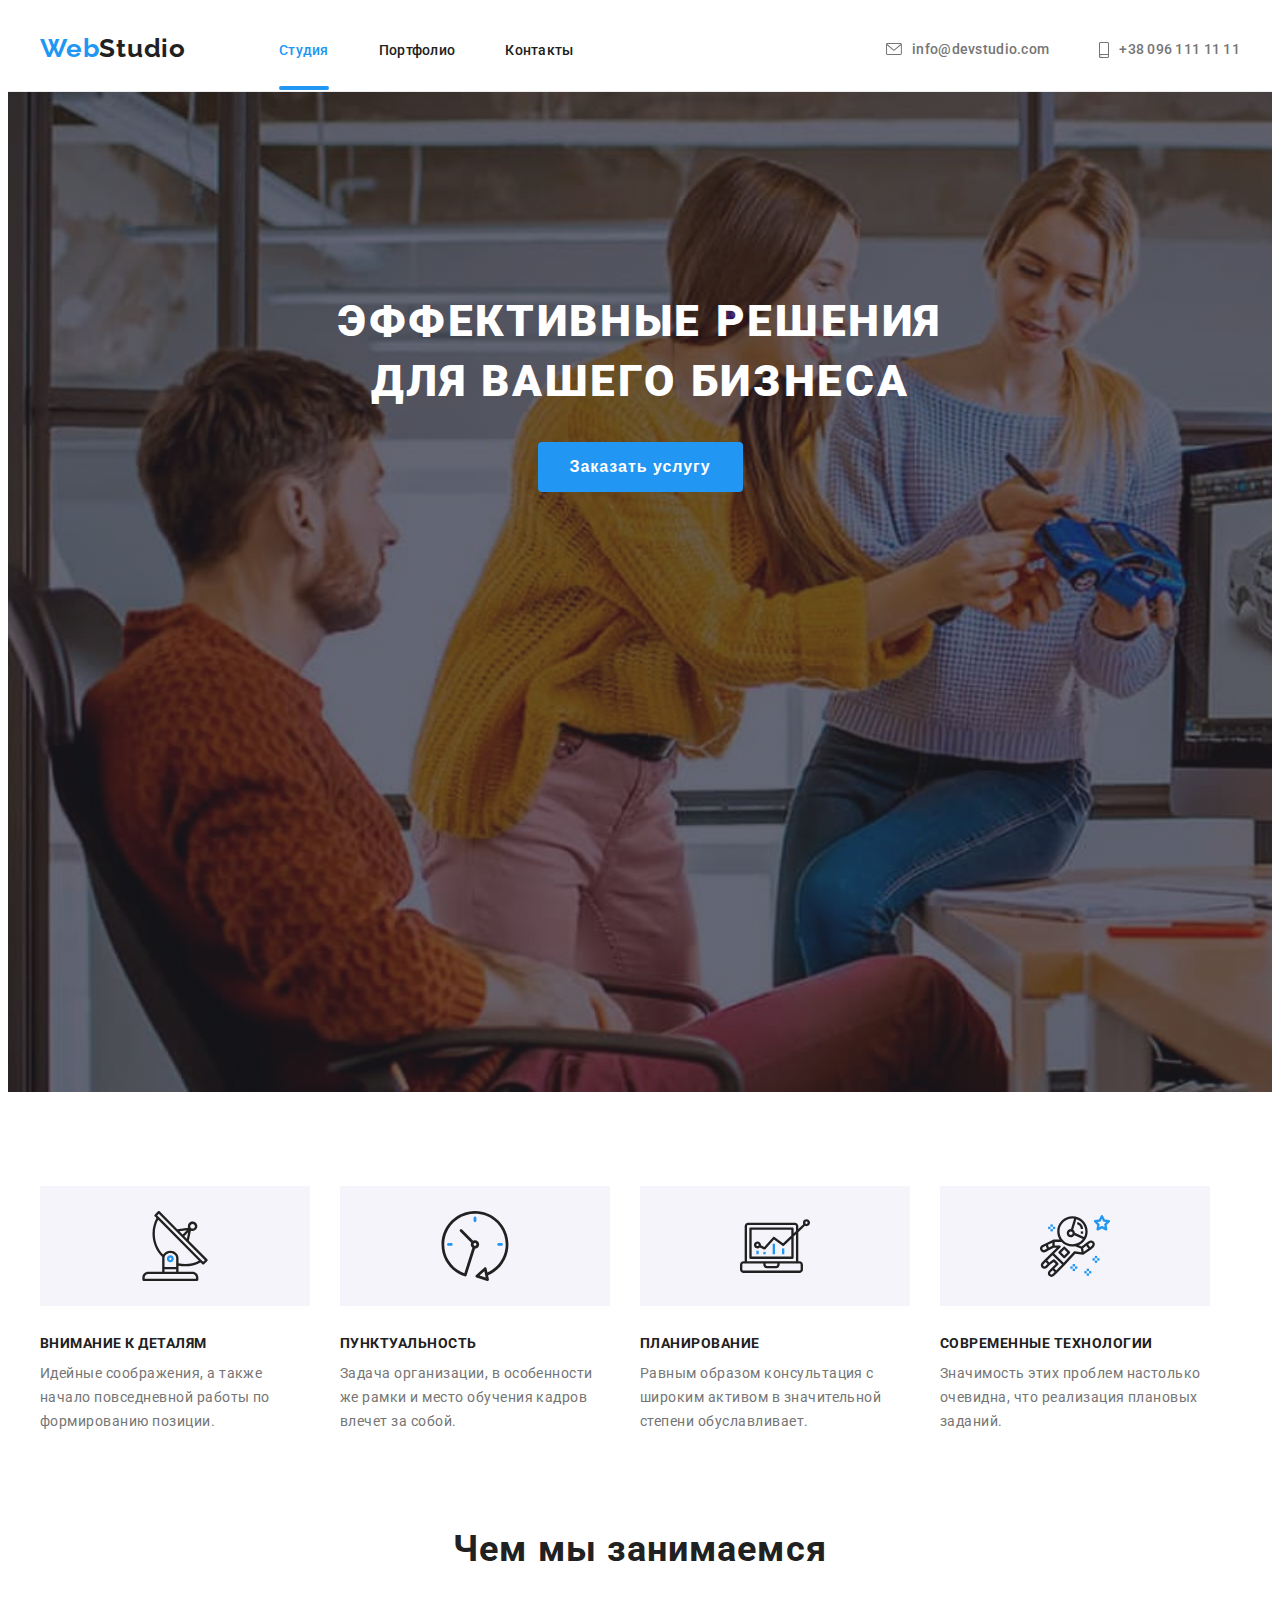
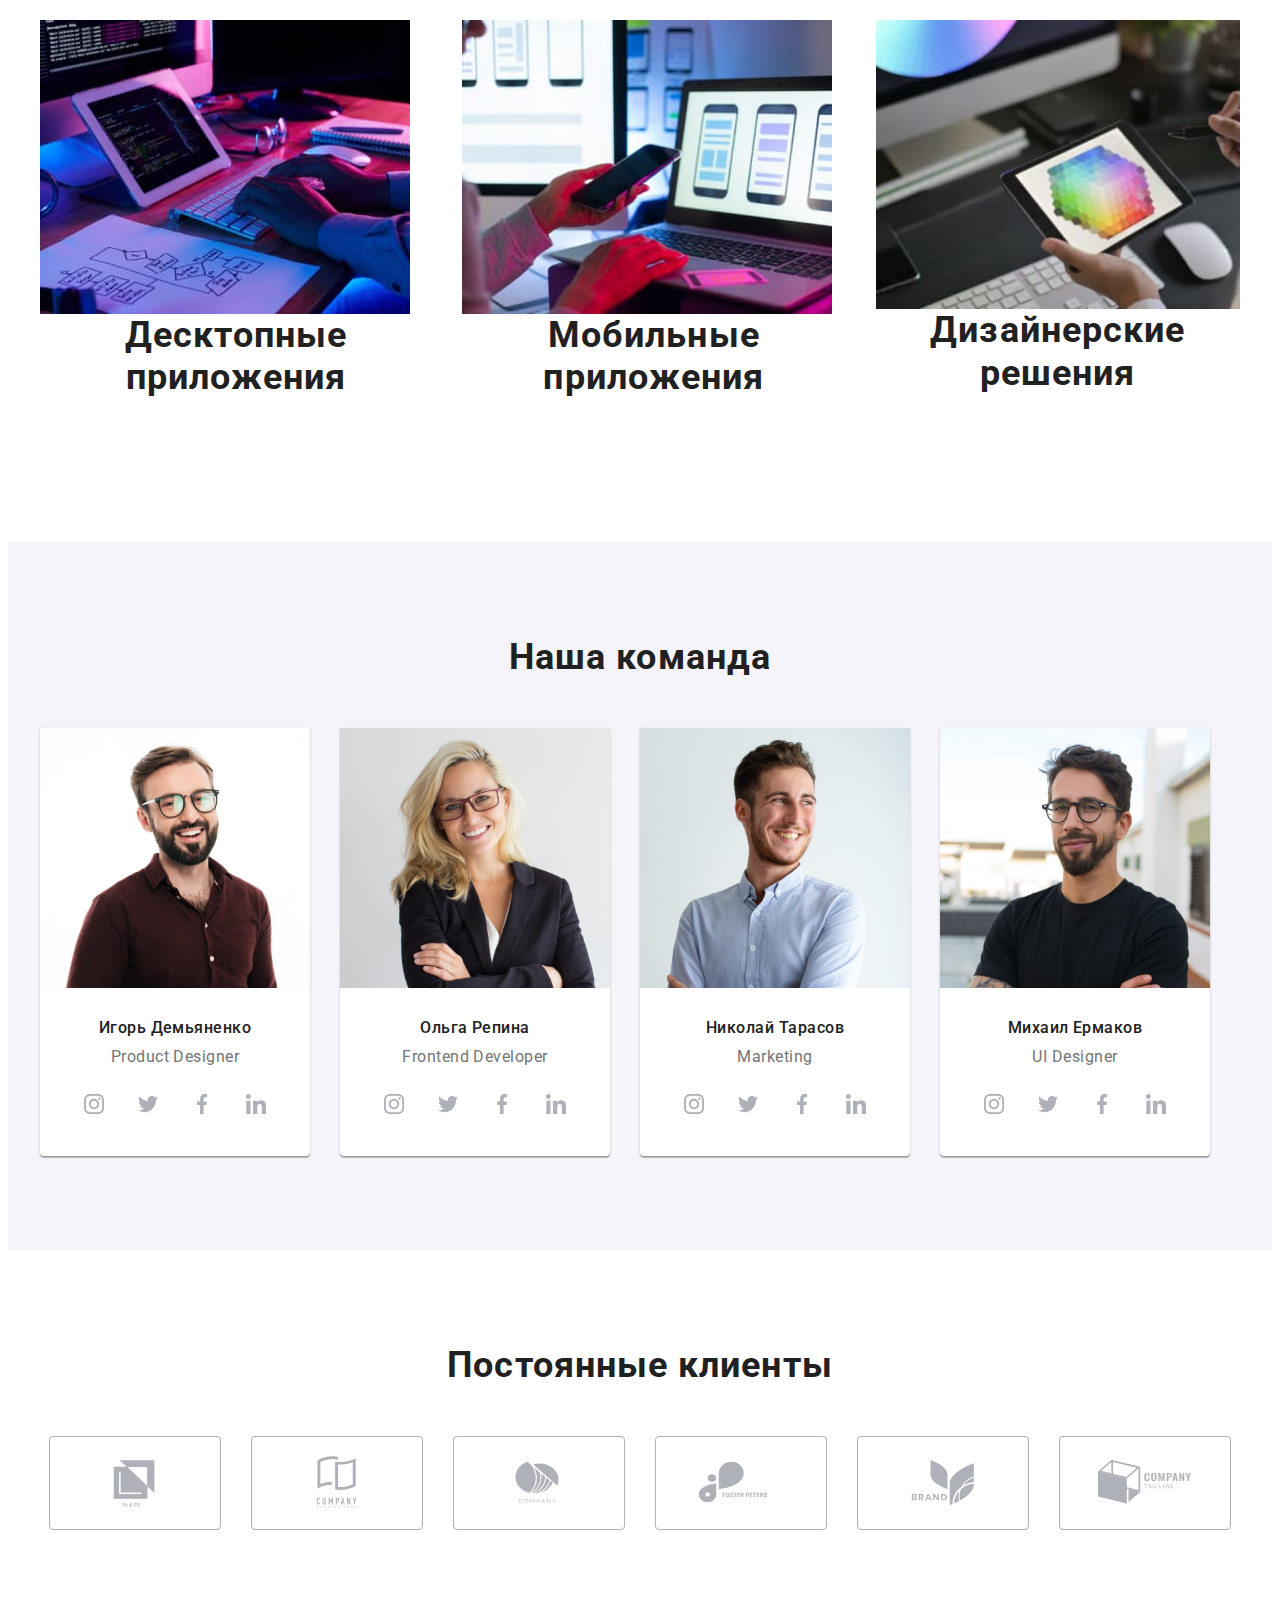
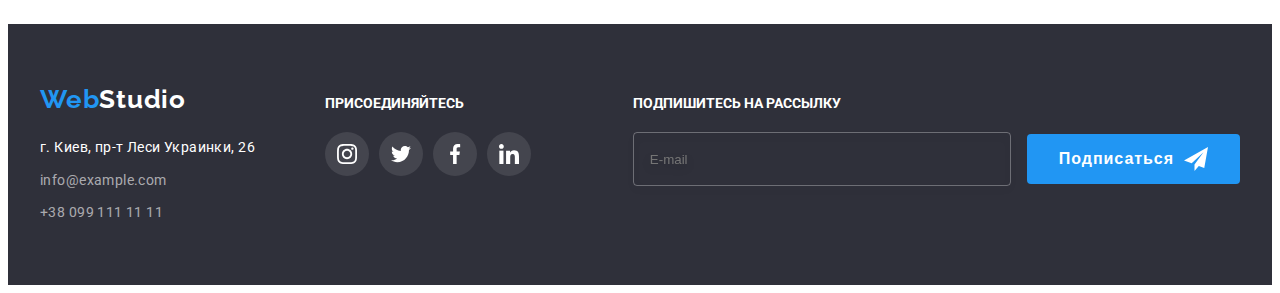
<file: index.html>
<!DOCTYPE html>
<html lang="ru">
<head>
    <meta charset="UTF-8">
    <meta http-equiv="X-UA-Compatible" content="IE=edge">
    <meta name="viewport" content="width=device-width, initial-scale=1.0">
    <title>Document</title>
    <link rel="preconnect" href="https://fonts.googleapis.com">
    <link rel="preconnect" href="https://fonts.gstatic.com" crossorigin>
    <link
        href="https://fonts.googleapis.com/css2?family=Montserrat:wght@400;700&family=Raleway:wght@700&family=Roboto:wght@400;500;700;900&display=swap"
        rel="stylesheet">
    <link rel="stylesheet" href="https://cdnjs.cloudflare.com/ajax/libs/modern-normalize/1.1.0/modern-normalize.min.css"
        integrity="sha512-wpPYUAdjBVSE4KJnH1VR1HeZfpl1ub8YT/NKx4PuQ5NmX2tKuGu6U/JRp5y+Y8XG2tV+wKQpNHVUX03MfMFn9Q=="
        crossorigin="anonymous" referrerpolicy="no-referrer" />
    <link rel="stylesheet" href="./css/styles.css">
</head>
<body>
<!-- Шапка -->
<header class="header">
    <div class="container">
        <nav class="navigation">
            <a href="WebStudio" class="logo"><span class="weblogo">Web</span>Studio</a>
            <ul class="nav-list">
                <li class="nav-item">
                    <a class="nav-item-link current" href="./index.html">Студия</a>
                </li>
                <li class="nav-item">
                    <a class="nav-item-link" href="./portfolio.html">Портфолио</a>
                </li>
                <li class="nav-item">
                    <a class="nav-item-link" href="">Контакты</a>
                </li>
            </ul>
            <ul class="info">
                <li class="header-info">
                    <a href="mailto:info@devstudio.com" class="header-info-link">info@devstudio.com
                        <svg class="icon-envelope" width="16" height="12">
                            <use href="./images/icons.svg#envelope"></use>
                        </svg>
                    </a>
                </li>
                <li class="header-info">
                    <a href="tel:+380961111111" class="header-info-link">+38 096 111 11 11
                        <svg class="icon-smartphone" width="10" height="16">
                            <use href="./images/icons.svg#smartphone"></use>
                        </svg>
                    </a>
                </li>
            </ul>
        </nav>
    </div>
    </header>
<!-- Основной контент -->
<main>
<!-- Описание с кнопкой -->
        <section class="hero">
            <div class="container">
                <h1 class="main-title">Эффективные решения<br /> для вашего бизнеса</h1>
                <button class="button" data-modal-open>Заказать услугу</button>
            </div>
        </section>
        <!-- Наши преимущества -->
        <section class="features-section">
            <div class="container">
                <ul class="features">
                    <li class="list antenna">
                        <h3 class="title">Внимание к деталям</h3>
                        <p class="item">Идейные соображения, а также начало повседневной работы по формированию позиции.</p>
                    </li>
                    <li class="list clock">
                        <h3 class="title">Пунктуальность</h3>
                        <p class="item">Задача организации, в особенности же рамки и место обучения кадров влечет за собой.</p>
                    </li>
                    <li class="list diagram">
                        <h3 class="title">Планирование</h3>
                        <p class="item">Равным образом консультация с широким активом в значительной степени обуславливает.</p>
                    </li>
                    <li class="list astronaut">
                        <h3 class="title">Современные технологии</h3>
                        <p class="item">Значимость этих проблем настолько очевидна, что реализация плановых заданий.</p>
                    </li>
                </ul>
            </div>
        </section>
        <!-- Наша деятельность -->
        <section class="work">
            <div class="container">
                <h2 class="title">Чем мы занимаемся</h2>
                <ul class="list">
                    <li class="item">
                        <img src="./images/wwad1.jpg" alt="Программирование" width="370" height="294">
                        <div class="work-item-title">
                            <h3 class="title">Десктопные приложения</h3>
                        </div>
                    </li>
                    <li class="item">
                        <img src="./images/wwad2.jpg" alt="Работа с девайсами" width="370" height="294">
                        <div class="work-item-title">
                            <h3 class="title">Мобильные приложения</h3>
                        </div>
                    </li>
                    <li class="item">
                        <img src="./images/wwad3.jpg" alt="Услуги дизайнера" width="370" height="294">
                        <div class="work-item-title">
                            <h3 class="title">Дизайнерские решения</h3>
                        </div>
                    </li>
                </ul>
            </div>
        </section>
            <!-- Наша команда -->
        <section class="team">
            <div class="container">
                <h2 class="title">Наша команда</h2>
                <ul class="list">
                    <li class="member">
                        <img src="./images/1demyanenko.jpg" alt="Демьяненко" width="270" height="260">
                        <div class="member-card">    
                            <h3 class="name">Игорь Демьяненко</h3>
                            <p class="description" lang="en">Product Designer</p>
                            <ul class="soclist">
                                <li class="soclist-item">
                                    <a class="soclist-link" href="">
                                        <svg class="soclist-icon" width="20" height="20">
                                            <use href="./images/icons.svg#instagram"></use>
                                        </svg>
                                    </a>        
                                </li>
                                <li class="soclist-item">
                                    <a class="soclist-link" href="">
                                        <svg class="soclist-icon" width="20" height="20">
                                            <use href="./images/icons.svg#twitter"></use>
                                        </svg>
                                    </a>
                                </li>
                                <li class="soclist-item">
                                    <a class="soclist-link" href="">
                                        <svg class="soclist-icon" width="20" height="20">
                                            <use href="./images/icons.svg#facebook"></use>
                                        </svg>
                                    </a>
                                </li>
                                <li class="soclist-item">
                                    <a class="soclist-link" href="" >
                                        <svg class="soclist-icon" width="20" height="20">
                                            <use href="./images/icons.svg#linkedin"></use>
                                        </svg>
                                    </a>
                                </li>
                            </ul>
                        </div>
                    </li>
                    <li class="member">
                        <img src="./images/2repina.jpg" alt="Репина" width="270" height="260">
                        <div class="member-card">
                            <h3 class="name">Ольга Репина</h3>
                            <p class="description" lang="en">Frontend Developer</p>
                            <ul class="soclist">
                                <li class="soclist-item">
                                    <a class="soclist-link" href="">
                                        <svg class="soclist-icon" width="20" height="20">
                                            <use href="./images/icons.svg#instagram"></use>
                                        </svg>
                                    </a>
                                </li>
                                <li class="soclist-item">
                                    <a class="soclist-link" href="">
                                        <svg class="soclist-icon" width="20" height="20">
                                            <use href="./images/icons.svg#twitter"></use>
                                        </svg>
                                    </a>
                                </li>
                                <li class="soclist-item">
                                    <a class="soclist-link" href="">
                                        <svg class="soclist-icon" width="20" height="20">
                                            <use href="./images/icons.svg#facebook"></use>
                                        </svg>
                                    </a>
                                </li>
                                <li class="soclist-item">
                                    <a class="soclist-link" href="">
                                        <svg class="soclist-icon" width="20" height="20">
                                            <use href="./images/icons.svg#linkedin"></use>
                                        </svg>
                                    </a>
                                </li>
                            </ul>
                        </div>
                    </li>
                    <li class="member">
                        <img src="./images/3tarasov.jpg" alt="Тарасов" width="270" height="260">
                        <div class="member-card">
                            <h3 class="name">Николай Тарасов</h3>
                            <p class="description" lang="en">Marketing</p>
                            <ul class="soclist">
                                <li class="soclist-item">
                                    <a class="soclist-link" href="">
                                        <svg class="soclist-icon" width="20" height="20">
                                            <use href="./images/icons.svg#instagram"></use>
                                        </svg>
                                    </a>
                                </li>
                                <li class="soclist-item">
                                    <a class="soclist-link" href="">
                                        <svg class="soclist-icon" width="20" height="20">
                                            <use href="./images/icons.svg#twitter"></use>
                                        </svg>
                                    </a>
                                </li>
                                <li class="soclist-item">
                                    <a class="soclist-link" href="">
                                        <svg class="soclist-icon" width="20" height="20">
                                            <use href="./images/icons.svg#facebook"></use>
                                        </svg>
                                    </a>
                                </li>
                                <li class="soclist-item">
                                    <a class="soclist-link" href="">
                                        <svg class="soclist-icon" width="20" height="20">
                                            <use href="./images/icons.svg#linkedin"></use>
                                        </svg>
                                    </a>
                                </li>
                            </ul>
                        </div>
                    </li>
                    <li class="member">
                        <img src="./images/4ermakov.jpg" alt="Ермаков" width="270" height="260">
                        <div class="member-card">
                            <h3 class="name">Михаил Ермаков</h3>
                            <p class="description" lang="en">UI Designer</p>
                            <ul class="soclist">
                                <li class="soclist-item">
                                    <a class="soclist-link" href="">
                                        <svg class="soclist-icon" width="20" height="20">
                                            <use href="./images/icons.svg#instagram"></use>
                                        </svg>
                                    </a>
                                </li>
                                <li class="soclist-item">
                                    <a class="soclist-link" href="">
                                        <svg class="soclist-icon" width="20" height="20">
                                            <use href="./images/icons.svg#twitter"></use>
                                        </svg>
                                    </a>
                                </li>
                                <li class="soclist-item">
                                    <a class="soclist-link" href="">
                                        <svg class="soclist-icon" width="20" height="20">
                                            <use href="./images/icons.svg#facebook"></use>
                                        </svg>
                                    </a>
                                </li>
                                <li class="soclist-item">
                                    <a class="soclist-link" href="">
                                        <svg class="soclist-icon" width="20" height="20">
                                            <use href="./images/icons.svg#linkedin"></use>
                                        </svg>
                                    </a>
                                </li>
                            </ul>
                        </div>
                    </li>
                </ul>
            </div>
        </section>
        <section class="clients">
            <div class="container">   
                <h2 class="title">Постоянные клиенты</h2>
                <ul class="client-list">
                    <li class="client-item">
                        <a class="client-link" href="">
                            <svg class="client-logo" width="106" height="60">
                                <use href="./images/icons.svg#clientlogo1"></use>
                            </svg>
                        </a>                    
                    </li>
                    <li class="client-item">
                        <a class="client-link" href="">
                            <svg class="client-logo" width="106" height="60">
                                <use href="./images/icons.svg#clientlogo2"></use>
                            </svg>
                        </a>
                    </li>
                    <li class="client-item">
                        <a class="client-link" href="">
                            <svg class="client-logo" width="106" height="60">
                                <use href="./images/icons.svg#clientlogo3"></use>
                            </svg>
                        </a>
                    </li>
                    <li class="client-item">
                        <a class="client-link" href="">
                            <svg class="client-logo" width="106" height="60">
                                <use href="./images/icons.svg#clientlogo4"></use>
                            </svg>
                        </a>
                    </li>
                    <li class="client-item">
                        <a class="client-link" href="">
                            <svg class="client-logo" width="106" height="60">
                                <use href="./images/icons.svg#clientlogo5"></use>
                            </svg>
                        </a>
                    </li>
                    <li class="client-item">
                        <a class="client-link" href="">
                            <svg class="client-logo" width="106" height="60">
                                <use href="./images/icons.svg#clientlogo6"></use>
                            </svg>
                        </a>
                    </li>
                </ul>
            </div>
        </section>
    </main>
<!-- Подвал -->
<footer class="footer">
    <div class="container">   
        <div class="footer-address">  
            <a href="WebStudio" class="footer-logo"><span class="weblogo">Web</span>Studio</a>
            <address class="contacts">
                <ul class="list">
                    <li>
                        <a href="https://goo.gl/maps/T53Qd2FFMCS9AuRg6" target="_blank" rel="noopener noreferrer">
                            <span class="address">г. Киев, пр-т Леси Украинки, 26</span>
                        </a>
                    </li>
                    <li class="footer-info">
                        <a href="mailto:info@example.com">info@example.com</a>
                    </li>
                    <li class="footer-info">
                        <a href="tel:+380991111111">+38 099 111 11 11</a>
                    </li>
                </ul>
            </address>
        </div>
        <div class="footer-join">
            <h3 class="footer-title">Присоединяйтесь</h3>
            <ul class="soclist footer-list">
                <li class="soclist-item">
                    <a class="soclist-link" href="">
                        <svg class="soclist-icon" width="20" height="20">
                            <use href="./images/icons.svg#instagram"></use>
                        </svg>
                    </a>
                </li>
                <li class="soclist-item">
                    <a class="soclist-link" href="">
                        <svg class="soclist-icon" width="20" height="20">
                            <use href="./images/icons.svg#twitter"></use>
                        </svg>
                    </a>
                </li>
                <li class="soclist-item">
                    <a class="soclist-link" href="">
                        <svg class="soclist-icon" width="20" height="20">
                            <use href="./images/icons.svg#facebook"></use>
                        </svg>
                    </a>
                </li>
                <li class="soclist-item">
                    <a class="soclist-link" href="">
                        <svg class="soclist-icon" width="20" height="20">
                            <use href="./images/icons.svg#linkedin"></use>
                        </svg>
                    </a>
                </li>
            </ul>
        </div>
        <div class="footer-subscribe">
            <form class="form-subscribe">
                <h3 class="footer-title">Подпишитесь на рассылку</h3>
                <input type="email" name="mail" id="mail" placeholder="E-mail" />
                <label for="mail"></label>
                    <button type="submit" class="btn-subscribe">Подписаться
                            <svg class="icon-send" width="24" height="24">
                                <use href="./images/icons.svg#icon-send"></use>
                            </svg>
                    </button>
            </form>
        </div>
    </div>
</footer>
<div class="backdrop is-hidden" data-modal>
    <div class="modal">
        <button type="button" class="modal-close-btn" data-modal-close> 
            <svg class="modal-close-icon" width="11" height="11">
                <use href="./images/icons.svg#close-icon"></use>
            </svg>
        </button>
        <form class="contact-form">
            <div class="action">
                <strong class="action">Оставьте свои данные, мы вам перезвоним</strong>
            </div>
            <div class="form-field">
                <label for="name" class="form-label">Имя</label>
                <div class="icon-on-input">
                    <svg class="icon-data" width="18" height="18">
                        <use href="./images/icons.svg#icon-person"></use>
                    </svg>
                    <input 
                        type="text" 
                        name="name"
                        id="name"
                        class="form-input"
                    />
                </div>
            </div>
            <div class="form-field">
                <label for="tel" class="form-label">Телефон</label>
                <div class="icon-on-input">
                    <svg class="icon-data" width="18" height="18">
                        <use href="./images/icons.svg#icon-phone"></use>
                    </svg>
                    <input 
                        type="text" 
                        name="tel"
                        id="tel"
                        class="form-input" 
                    />
                </div>
            </div>
            <div class="form-field">
                <label for="email" class="form-label">Почта</label>
                <div class="icon-on-input">
                    <svg class="icon-data" width="18" height="18">
                        <use href="./images/icons.svg#icon-email"></use>
                    </svg>
                    <input 
                        type="text" 
                        name="email"
                        id="email"
                        class="form-input" 
                    />
                </div>
            </div>
            <div class="form-field">
                <label for="comment" class="form-label">Комментарий</label>
                <textarea 
                    class="comment" 
                    name="comment" 
                    id="comment" 
                    rows="8" 
                    placeholder="Введите текст">
                </textarea>
            </div>
            <div class="form-field checkbox">
                <label class="form-label">
                    <input 
                        type="checkbox" 
                        name="policy" 
                        class="form-input" 
                    />
                    <span class="checkbox-icon"></span>
                    <span class="agreement">
                        Соглашаюсь с рассылкой и принимаю <a href="" class="terms">Условия договора</a>
                    </span>
                </label>
            </div>
            <button type="submit" class="btn-submit">Отправить</button>
        </form>
    </div>
</div>
<script src="./js/modal.js"></script>
</body>
</html>
</file>
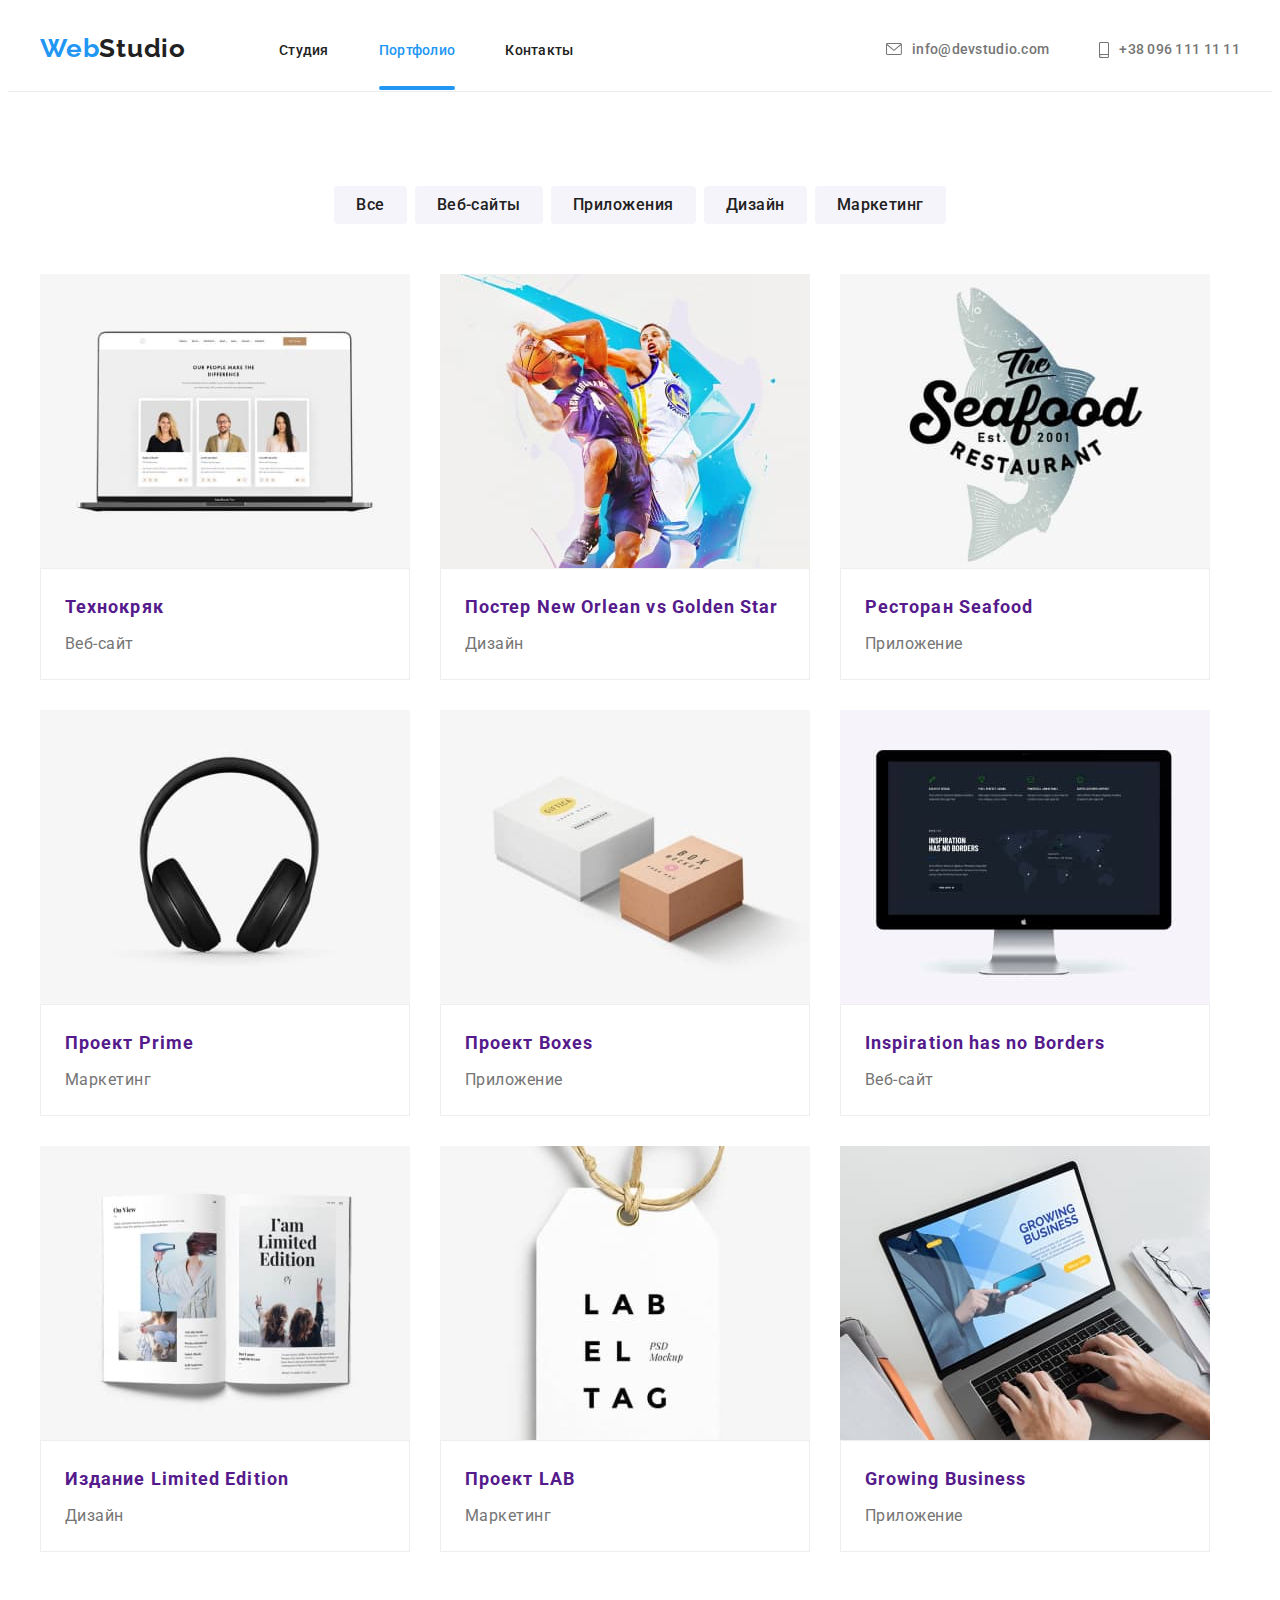
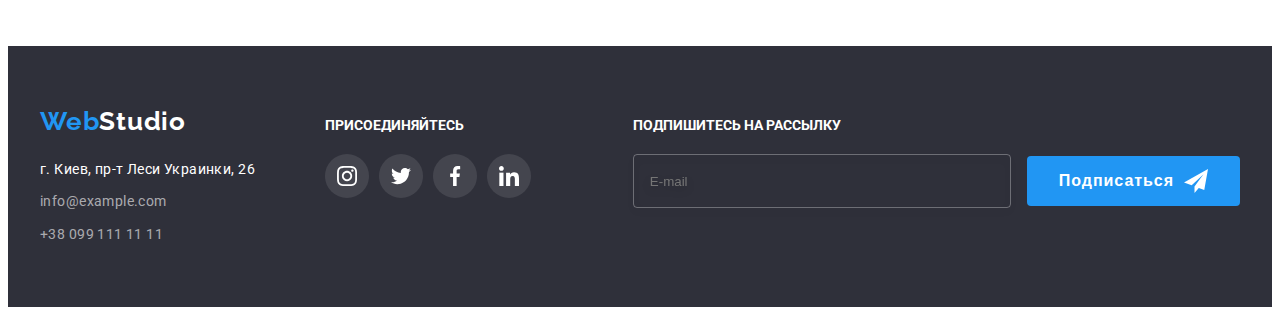
<file: portfolio.html>
<!DOCTYPE html>
<html lang="ru">
<head>
    <meta charset="UTF-8">
    <meta http-equiv="X-UA-Compatible" content="IE=edge">
    <meta name="viewport" content="width=device-width, initial-scale=1.0">
    <title>Document</title>
    <link rel="preconnect" href="https://fonts.googleapis.com">
    <link rel="preconnect" href="https://fonts.gstatic.com" crossorigin>
    <link
        href="https://fonts.googleapis.com/css2?family=Montserrat:wght@400;700&family=Raleway:wght@700&family=Roboto:wght@400;500;700;900&display=swap"
        rel="stylesheet">
    <link rel="stylesheet" href="https://cdnjs.cloudflare.com/ajax/libs/modern-normalize/1.1.0/modern-normalize.min.css"
        integrity="sha512-wpPYUAdjBVSE4KJnH1VR1HeZfpl1ub8YT/NKx4PuQ5NmX2tKuGu6U/JRp5y+Y8XG2tV+wKQpNHVUX03MfMFn9Q=="
        crossorigin="anonymous" referrerpolicy="no-referrer" />
    <link rel="stylesheet" href="./css/styles.css">
</head>
<body>
<!-- Шапка -->
<header class="header">
    <div class="container">
        <nav class="navigation">
            <a href="WebStudio" class="logo"><span class="weblogo">Web</span>Studio</a>
            <ul class="nav-list">
                <li class="nav-item">
                    <a class="nav-item-link" href="./index.html">Студия</a>
                </li>
                <li class="nav-item">
                    <a class="nav-item-link current" href="./portfolio.html">Портфолио</a>
                </li>
                <li class="nav-item">
                    <a class="nav-item-link" href="">Контакты</a>
                </li>
            </ul>
            <ul class="info">
                <li class="header-info">
                    <a href="mailto:info@devstudio.com" class="header-info-link">info@devstudio.com
                        <svg class="icon-envelope" width="16" height="12">
                            <use href="./images/icons.svg#envelope"></use>
                        </svg>
                    </a>
                </li>
                <li class="header-info">
                    <a href="tel:+380961111111" class="header-info-link">+38 096 111 11 11
                        <svg class="icon-smartphone" width="10" height="16">
                            <use href="./images/icons.svg#smartphone"></use>
                        </svg>
                    </a>
                </li>
            </ul>
        </nav>
    </div>
</header>
<!-- Основной контент -->
<main>
    <section class="filter-works">
        <div class="container">   
            <ul class="filter">
                <li class="filter-item">
                    <button class="btn" type="button">Все</button>
                </li>
                <li class="filter-item">
                    <button class="btn" type="button">Веб-сайты</button>
                </li>
                <li class="filter-item">
                    <button class="btn" type="button">Приложения</button>
                </li>
                <li class="filter-item">
                    <button class="btn" type="button">Дизайн</button>
                </li>
                <li class="filter-item">
                    <button class="btn" type="button">Маркетинг</button>
                </li>
            </ul>
        </div>    
        <h1 hidden>Портфолио</h1>
        <div class="container">   
            <ul class="works">
                <li class="list">
                    <a href="" class="works-list-link">
                        <div class="works-overlay">
                            <img src="./images/1website.jpg" alt="Технокряк" width="370" height="294">
                            <div>
                                <p class="overlay">
                                    Ресурс предлагает комплексные предложения с разным уровнем функционала и сервисов. Все это позволит
                                    посетителю
                                    получить
                                    исчерпывающие сведения о компании или частном лице.
                                </p>
                            </div>
                        </div>
                        <div class="works-card">
                            <h2 class="title">Технокряк</h2>
                            <p class="item">Веб-сайт</p>
                        </div>
                    </a>
                </li>
                <li class="list">
                    <a href="" class="works-list-link">
                        <div class="works-overlay">
                            <img src="./images/2poster.jpg" alt="Постер" width="370" height="294">
                            <div>
                                <p class="overlay">
                                    Ресурс предлагает комплексные предложения с разным уровнем функционала и сервисов. Все это позволит
                                    посетителю
                                    получить
                                    исчерпывающие сведения о компании или частном лице.
                                </p>
                            </div>
                        </div>
                        <div class="works-card">
                            <h2 class="title">Постер New Orlean vs Golden Star</h2>
                            <p class="item">Дизайн</p>
                        </div>
                    </a>
                </li>
                <li class="list">
                    <a href="" class="works-list-link">
                        <div class="works-overlay">
                            <img src="./images/3restaurant.jpg" alt="Ресторан" width="370" height="294">
                            <div>
                                <p class="overlay">
                                    Ресурс предлагает комплексные предложения с разным уровнем функционала и сервисов. Все это позволит
                                    посетителю
                                    получить
                                    исчерпывающие сведения о компании или частном лице.
                                </p>
                            </div>
                        </div>
                        <div class="works-card">
                            <h2 class="title">Ресторан Seafood</h2>
                            <p class="item">Приложение</p>
                        </div>
                    </a>
                </li>
                <li class="list">
                    <a href="" class="works-list-link">
                        <div class="works-overlay">
                            <img src="./images/4prime.jpg" alt="Прайм" width="370" height="294">
                            <div>
                                <p class="overlay">
                                    Ресурс предлагает комплексные предложения с разным уровнем функционала и сервисов. Все это позволит
                                    посетителю
                                    получить
                                    исчерпывающие сведения о компании или частном лице.
                                </p>
                            </div>
                        </div>
                        <div class="works-card">
                            <h2 class="title">Проект Prime</h2>
                            <p class="item">Маркетинг</p>
                        </div>
                    </a>
                </li>
                <li class="list">
                    <a href="" class="works-list-link">
                        <div class="works-overlay">
                            <img src="./images/5boxes.jpg" alt="Коробки" width="370" height="294">
                            <div>
                                <p class="overlay">
                                    Ресурс предлагает комплексные предложения с разным уровнем функционала и сервисов. Все это позволит
                                    посетителю
                                    получить
                                    исчерпывающие сведения о компании или частном лице.
                                </p>
                            </div>
                        </div>
                        <div class="works-card">
                            <h2 class="title">Проект Boxes</h2>
                            <p class="item">Приложение</p>
                        </div>
                    </a>
                </li>
                <li class="list">
                    <a href="" class="works-list-link">
                        <div class="works-overlay">
                            <img src="./images/6inspiration.jpg" alt="Inspiration" width="370" height="294">
                            <div>
                                <p class="overlay">
                                    Ресурс предлагает комплексные предложения с разным уровнем функционала и сервисов. Все это позволит
                                    посетителю
                                    получить
                                    исчерпывающие сведения о компании или частном лице.
                                </p>
                            </div>
                        </div>
                        <div class="works-card">
                            <h2 class="title">Inspiration has no Borders</h2>
                            <p class="item">Веб-сайт</p>
                        </div>
                    </a>
                </li>
                <li class="list">
                    <a href="" class="works-list-link">
                        <div class="works-overlay">
                            <img src="./images/7limited.jpg" alt="Издание" width="370" height="294">
                            <div>
                                <p class="overlay">
                                    Ресурс предлагает комплексные предложения с разным уровнем функционала и сервисов. Все это позволит
                                    посетителю
                                    получить
                                    исчерпывающие сведения о компании или частном лице.
                                </p>
                            </div>
                        </div>
                        <div class="works-card">
                            <h2 class="title">Издание Limited Edition</h2>
                            <p class="item">Дизайн</p>
                        </div>
                    </a>
                </li>
                <li class="list">
                    <a href="" class="works-list-link">
                        <div class="works-overlay">
                            <img src="./images/8lab.jpg" alt="Лаб" width="370" height="294">
                            <div>
                                <p class="overlay">
                                    Ресурс предлагает комплексные предложения с разным уровнем функционала и сервисов. Все это позволит
                                    посетителю
                                    получить
                                    исчерпывающие сведения о компании или частном лице.
                                </p>
                            </div>
                        </div>
                        <div class="works-card">
                            <h2 class="title">Проект LAB</h2>
                            <p class="item">Маркетинг</p>
                        </div>
                    </a>
                </li>
                <li class="list">
                    <a href="" class="works-list-link">
                        <div class="works-overlay">
                            <img src="./images/9business.jpg" alt="Бизнес" width="370" height="294">
                            <div>
                                <p class="overlay">
                                    Ресурс предлагает комплексные предложения с разным уровнем функционала и сервисов. Все это позволит
                                    посетителю
                                    получить
                                    исчерпывающие сведения о компании или частном лице.
                                </p>
                            </div>
                        </div>
                        <div class="works-card">
                            <h2 class="title">Growing Business</h2>
                            <p class="item">Приложение</p>
                        </div>
                    </a>
                </li>
            </ul>
        </div>
    </section>
</main>
<!-- Подвал -->
<footer class="footer">
    <div class="container">
        <div class="footer-address">
            <a href="WebStudio" class="footer-logo"><span class="weblogo">Web</span>Studio</a>
            <address class="contacts">
                <ul class="list">
                    <li>
                        <a href="https://goo.gl/maps/T53Qd2FFMCS9AuRg6" target="_blank" rel="noopener noreferrer">
                            <span class="address">г. Киев, пр-т Леси Украинки, 26</span>
                        </a>
                    </li>
                    <li class="footer-info">
                        <a href="mailto:info@example.com">info@example.com</a>
                    </li>
                    <li class="footer-info">
                        <a href="tel:+380991111111">+38 099 111 11 11</a>
                    </li>
                </ul>
            </address>
        </div>
        <div class="footer-join">
            <h3 class="footer-title">Присоединяйтесь</h3>
            <ul class="soclist footer-list">
                <li class="soclist-item">
                    <a class="soclist-link" href="">
                        <svg class="soclist-icon" width="20" height="20">
                            <use href="./images/icons.svg#instagram"></use>
                        </svg>
                    </a>
                </li>
                <li class="soclist-item">
                    <a class="soclist-link" href="">
                        <svg class="soclist-icon" width="20" height="20">
                            <use href="./images/icons.svg#twitter"></use>
                        </svg>
                    </a>
                </li>
                <li class="soclist-item">
                    <a class="soclist-link" href="">
                        <svg class="soclist-icon" width="20" height="20">
                            <use href="./images/icons.svg#facebook"></use>
                        </svg>
                    </a>
                </li>
                <li class="soclist-item">
                    <a class="soclist-link" href="">
                        <svg class="soclist-icon" width="20" height="20">
                            <use href="./images/icons.svg#linkedin"></use>
                        </svg>
                    </a>
                </li>
            </ul>
        </div>
        <div class="footer-subscribe">
            <form class="form-subscribe">
                <h3 class="footer-title">Подпишитесь на рассылку</h3>
                <input type="email" name="mail" id="mail" placeholder="E-mail" />
                <label for="mail"></label>
                <button type="submit" class="btn-subscribe">Подписаться
                    <svg class="icon-send" width="24" height="24">
                        <use href="./images/icons.svg#icon-send"></use>
                    </svg>
                </button>
            </form>
        </div>
    </div>
</footer>
</body>
</html>
</file>
<file: css/styles.css>
/* Цветовая палитра*/
/* Первичный фон #FFFFFF; */
/* Вторичный фон #2F303A; */
/* Особый фон #F5F4FA; */
/* Фон героя #C4C4C4; */
/* Текст #212121; */
/* Акцент #2196F3; */
/* Мелкий текст #757575; */
/* Футер текст rgba(255, 255, 255, 0.6); */
/* Иконки #AFB1B8 */

:root {
  --prime-bcg: #ffffff;
  --second-bcg: #2f303a;
  --special-bcg: #f5f4fa;
  --hero-bcg: #c4c4c4;
  --text: #212121;
  --small-text: #757575;
  --accent: #2196f3;
  --footer-text: rgba(255, 255, 255, 0.6);
  --icons: #afb1b8;
}

body {
  font-family: Roboto, sans-serif;
  font-style: normal;
  color: var(--text);
  background-color: var(--prime-bcg);
}

h1,
h2,
h3,
p,
ul {
  padding: 0;
  margin: 0;
}

img {
  display: block;
  max-width: 100%;
  height: auto;
}

/* Шапка сайта */

.header {
  background-color: var(--prime-bcg);
  border-bottom: 1px solid #ececec;
}

.container {
  width: 1200px;
  padding-left: 15px;
  padding-right: 15px;
  margin: 0 auto;
}

.logo {
  font-family: Raleway;
  font-weight: 700;
  font-size: 26px;
  line-height: 1.2;
  letter-spacing: 0.03em;
  color: inherit;
  text-decoration: none;
  display: inline-block;
  padding-top: 24px;
  padding-bottom: 25px;
}

.weblogo {
  color: var(--accent);
}

.nav-list,
.info,
.work .list,
.team .list,
.works,
.soclist,
.client-list {
  list-style: none;
}

.navigation {
  display: flex;
  align-items: center;
}

.nav-list,
.info {
  display: flex;
  padding-top: 32px;
  padding-bottom: 32px;
}

.nav-list {
  margin-left: 93px;
}

.info {
  margin-left: auto;
}

.navigation .nav-item + .nav-item,
.info .header-info + .header-info {
  margin-left: 50px;
}

.header-info a,
.nav-item a {
  font-weight: 500;
  font-size: 14px;
  line-height: 1.14;
  letter-spacing: 0.02em;
  text-decoration: none;
  color: var(--small-text);
}

.nav-item-link.current::after {
  content: '';
  background-color: var(--accent);
  width: 100%;
  height: 4px;
  border-radius: 2px;
  bottom: 0;
  left: 0;
  top: 44px;
  position: absolute;
}

.nav-item-link {
  position: relative;
}

.icon-envelope,
.icon-smartphone {
  fill: var(--small-text);
}

.header-info-link {
  display: flex;
  flex-direction: row-reverse;
  align-items: center;
}

.icon-envelope,
.icon-smartphone {
  margin-right: 10px;
}

.nav-item a {
  color: var(--text);
}

/* Герой index.html*/

.hero {
  max-width: 1600px;
  height: 600px;
  color: var(--prime-bcg);
  background-color: var(--hero-bcg);
  background-image: linear-gradient(rgba(47, 48, 58, 0.4), rgba(47, 48, 58, 0.4)),
    url(../images/heroimg.jpg);
  background-repeat: no-repeat;
  background-size: cover;
  text-align: center;
  margin: 0 auto;
  padding-top: 200px;
  padding-bottom: 200px;
}

.main-title {
  font-weight: 900;
  font-size: 44px;
  line-height: 1.36;
  letter-spacing: 0.06em;
  text-transform: uppercase;
  margin-bottom: 30px;
}

.hero .button {
  display: inline-block;
  min-width: 200px;
  padding: 10px 32px;
  font-weight: 700;
  font-size: 16px;
  line-height: 1.88;
  letter-spacing: 0.06em;
  color: var(--prime-bcg);
  background-color: var(--accent);
  cursor: pointer;
  border: none;
  border-radius: 4px;
}

.features-section {
  padding-top: 94px;
}

.features {
  list-style: none;
  letter-spacing: 0.03em;
  display: flex;
}

.features .list::before {
  content: '';
  display: block;
  height: 120px;
  background-color: var(--special-bcg);
  margin-bottom: 30px;
}

.features .antenna::before {
  background-image: url(../images/antenna.svg);
  background-repeat: no-repeat;
  background-position: center;
}

.features .clock::before {
  background-image: url(../images/clock.svg);
  background-repeat: no-repeat;
  background-position: center;
}

.features .diagram::before {
  background-image: url(../images/diagram.svg);
  background-repeat: no-repeat;
  background-position: center;
}

.features .astronaut::before {
  background-image: url(../images/astronaut.svg);
  background-repeat: no-repeat;
  background-position: center;
}

.features .title,
.footer-title,
.work .item .description {
  font-size: 14px;
  font-weight: 700;
  line-height: 1.14;
  text-transform: uppercase;
}

.work .description {
  position: absolute;
  width: 370px;
  transform: translateY(-70px);
  color: var(--prime-bcg);
  background-color: rgba(47, 48, 58, 0.8);
  text-align: center;
  padding: 27px 82px 27px 83px;
}

.work .item {
  position: relative;
}

.features .item {
  font-weight: normal;
  font-size: 14px;
  line-height: 1.71;
  color: var(--small-text);
  margin-top: 10px;
}

.features-section .list {
  width: 270px;
}

.features-section .list + .list {
  margin-left: 30px;
}

.work .title,
.team .title,
.clients .title {
  font-weight: 700;
  font-size: 36px;
  line-height: 1.17;
  letter-spacing: 0.03em;
  text-align: center;
  margin-bottom: 50px;
}

.work {
  padding-top: 94px;
  padding-bottom: 94px;
}

.work .list {
  display: flex;
}

.work .item + .item {
  margin-left: 30px;
}

.team {
  background-color: var(--special-bcg);
  padding-top: 94px;
  padding-bottom: 94px;
}

.team .list {
  display: flex;
}

.member {
  background-color: var(--prime-bcg);
  box-shadow: 0px 1px 3px rgba(0, 0, 0, 0.12), 0px 1px 1px rgba(0, 0, 0, 0.14),
    0px 2px 1px rgba(0, 0, 0, 0.2);
  border-radius: 0px 0px 4px 4px;
}

.member,
.name {
  text-align: center;
}

.name {
  font-weight: 500;
  font-size: 16px;
  line-height: 1.19;
  letter-spacing: 0.03em;
  margin-bottom: 10px;
}

.team .member + .member {
  margin-left: 30px;
}

.description {
  font-size: 16px;
  line-height: 1.19;
  letter-spacing: 0.03em;
  color: var(--small-text);
}

.member-card {
  padding-top: 30px;
  padding-bottom: 30px;
}

/* Герой portfolio.html */

.filter {
  display: flex;
  justify-content: center;
  margin-bottom: 50px;
}

.filter-item {
  list-style: none;
}

.btn {
  font-family: inherit;
  font-weight: 500;
  font-size: 16px;
  line-height: 1.63;
  text-decoration: none;
  text-align: center;
  letter-spacing: 0.03em;
  color: var(--text);
  background: var(--special-bcg);
  border: none;
  border-radius: 4px;
  padding: 6px 22px;
  transition: color 250ms cubic-bezier(0.4, 0, 0.2, 1),
  background-color 250ms cubic-bezier(0.4, 0, 0.2, 1),
  box-shadow 250ms cubic-bezier(0.4, 0, 0.2, 1);
}

.filter .filter-item + .filter-item {
  margin-left: 8px;
}

.btn:hover,
.btn:focus {
  color: var(--prime-bcg);
  background-color: var(--accent);
  cursor: pointer;
  box-shadow: 0px 3px 1px rgba(0, 0, 0, 0.1), 0px 1px 2px rgba(0, 0, 0, 0.08),
  0px 2px 2px rgba(0, 0, 0, 0.12);
}

.works .title {
  font-weight: 700;
  font-size: 18px;
  line-height: 2;
  letter-spacing: 0.06em;
  margin-bottom: 4px;
}

.works {
  display: flex;
  flex-wrap: wrap;
  margin: -15px;
}

.works-card {
  border: 1px solid #eeeeee;
  padding: 20px 24px;
}

.works .list {
  background-color: var(--prime-bcg);
  margin: 15px;
}

.works-list-link {
  display: block;
  text-decoration: none;
  transition: box-shadow 250ms cubic-bezier(0.4, 0, 0.2, 1);
}

.works-list-link:hover,
.works-list-link:focus {
  box-shadow: 0px 1px 1px rgba(0, 0, 0, 0.12), 0px 4px 4px rgba(0, 0, 0, 0.06),
    1px 4px 6px rgba(0, 0, 0, 0.16);
  cursor: pointer;
}

.works .list:nth-child(3n) {
  margin-right: 0;
}

.works .item {
  font-size: 16px;
  line-height: 1.88;
  letter-spacing: 0.03em;
  color: var(--small-text);
}

.works-overlay::before {
  display: inline-block;
  content: '';
  position: absolute;
  top: 0;
  left: 0;
  width: 100%;
  height: 100%;
  background-color: rgba(33, 150, 243, 0.9);
  transform: translateY(100%);
  transition: transform 250ms cubic-bezier(0.4, 0, 0.2, 1);
}

.works-overlay {
  position: relative;
  overflow: hidden;
}

.works-list-link:hover .works-overlay::before,
.works-list-link:focus .works-overlay::before {
  transform: translateY(0);
}

.works-list-link:hover .overlay,
.works-list-link:focus .overlay {
  transform: translateY(-100%);
}

.overlay {
  width: 370px;
  height: 294px;
  padding: 63px 24px;
  color: var(--prime-bcg);
  font-size: 18px;
  line-height: 1.56;
  letter-spacing: 0.03em;
  position: absolute;
  transform: translateY(0);
  transition: transform 250ms cubic-bezier(0.4, 0, 0.2, 1);
}

.filter-works {
  padding-top: 94px;
  padding-bottom: 94px;
}

.soclist {
  display: flex;
  padding-left: 32px;
  padding-right: 32px;
  margin-top: 16px;
  justify-content: space-between;
}

.soclist-link {
  display: flex;
  justify-content: center;
  align-items: center;
  width: 44px;
  height: 44px;
  border-radius: 50%;
}

.soclist-icon {
  fill: var(--icons);
}

.soclist-link:hover,
.soclist-link:focus {
  background-color: var(--accent);
  transition: background-color 250ms cubic-bezier(0.4, 0, 0.2, 1);
}

.soclist-link:hover .soclist-icon,
.soclist-link:focus .soclist-icon {
  fill: var(--prime-bcg);
  transition: fill 250ms cubic-bezier(0.4, 0, 0.2, 1);
}

.clients {
  padding-top: 94px;
  padding-bottom: 94px;
}

.client-list {
  display: flex;
  justify-content: center;
}

.client-link {
  display: flex;
  justify-content: center;
  align-items: center;
  width: 170px;
  height: 92px;
  border: 1px solid var(--icons);
  border-radius: 4px;
}

.client-list .client-item + .client-item {
  margin-left: 30px;
}

.client-logo {
  fill: var(--icons);
}

/* Подвал */

.footer {
  color: var(--prime-bcg);
  background-color: var(--second-bcg);
}

.footer-logo {
  font-family: Raleway;
  font-weight: 700;
  font-size: 26px;
  line-height: 1.2;
  letter-spacing: 0.03em;
  color: inherit;
  text-decoration: none;
  display: inline-block;
  margin-bottom: 20px;
}

.footer {
  padding-top: 60px;
  padding-bottom: 60px;
}

.footer-info {
  margin-top: 9px;
}

.contacts .list {
  list-style-type: none;
  font-style: normal;
  font-size: 14px;
  line-height: 1.71;
  letter-spacing: 0.03em;
}

.contacts .list a {
  text-decoration: none;
  color: var(--footer-text);
}

.address {
  color: var(--prime-bcg);
}

.nav-item a,
.nav-item a,
.header-info a,
.header-info a,
.footer-info a,
.footer-info a,
.nav-item .current {
transition: color 250ms cubic-bezier(0.4, 0, 0.2, 1);
}

.nav-item a:hover,
.nav-item a:focus,
.header-info a:hover,
.header-info a:focus,
.footer-info a:hover,
.footer-info a:focus,
.nav-item .current {
  color: var(--accent);
}

.header-info-link .icon-envelope,
.header-info-link .icon-envelope,
.header-info-link .icon-smartphone,
.header-info-link .icon-smartphone,
.client-link .client-logo,
.client-link .client-logo {
  transition: fill 250ms cubic-bezier(0.4, 0, 0.2, 1);
}

.header-info-link:hover .icon-envelope,
.header-info-link:focus .icon-envelope,
.header-info-link:hover .icon-smartphone,
.header-info-link:focus .icon-smartphone,
.client-link:hover .client-logo,
.client-link:focus .client-logo {
  fill: var(--accent);
}

.client-link,
.client-link {
transition: fill 250ms cubic-bezier(0.4, 0, 0.2, 1), border 250ms cubic-bezier(0.4, 0, 0.2, 1);
}

.client-link:hover,
.client-link:focus {
  fill: var(--accent);
  border: 1px solid var(--accent);
}

.footer-join {
  width: 206px;
  height: 80px;
}

.footer-list {
  margin-top: 20px;
}

.footer-list .soclist-link {
  display: flex;
  justify-content: center;
  align-items: center;
  width: 44px;
  height: 44px;
  border-radius: 50%;
  background-color: rgba(255, 255, 255, 0.1);
}

.footer-list .soclist-icon {
  fill: var(--prime-bcg);
}

.footer-list .soclist-link,
.footer-list .soclist-link {
  transition: background-color 250ms cubic-bezier(0.4, 0, 0.2, 1);
}

.footer-list .soclist-link:hover,
.footer-list .soclist-link:focus {
  background-color: var(--accent);
}

.footer-list .soclist-link .soclist-icon,
.footer-list .soclist-link .soclist-icon {
  transition: fill 250ms cubic-bezier(0.4, 0, 0.2, 1);
}

.footer-list .soclist-link:hover .soclist-icon,
.footer-list .soclist-link:focus .soclist-icon {
  fill: var(--prime-bcg);
}

.footer-list .soclist-item + .soclist-item {
  margin-left: 10px;
}

.footer .container {
  display: flex;
}

.footer-list {
  padding: 0;
}

.footer-join {
  margin-left: 70px;
  padding-top: 12px;
}

.footer-subscribe {
  padding-top: 12px;
  margin-left: auto;
}

.footer-subscribe input {
  width: 358px;
  height: 50px;
  background-color: transparent;
  color: var(--small-text);
  border: 1px solid rgba(255, 255, 255, 0.3);
  filter: drop-shadow(0px 4px 4px rgba(0, 0, 0, 0.15));
  border-radius: 4px;
  margin-top: 20px;
  margin-right: 12px;
  padding-left: 16px;
}

.footer-subscribe input:focus {
  color: var(--prime-bcg)
}

.btn-subscribe {
  display: inline-flex;
  align-items: center;
  min-width: 200px;
  height: 50px;
  padding: 10px 32px;
  font-weight: 700;
  font-size: 16px;
  line-height: 1.88;
  letter-spacing: 0.06em;
  color: var(--prime-bcg);
  background-color: var(--accent);
  cursor: pointer;
  border: none;
  border-radius: 4px;
}

.icon-send {
  fill: var(--prime-bcg);
  margin-left: 10px;
}

.backdrop {
  position: fixed;
  top: 0;
  left: 0;
  width: 100vw;
  height: 100vh;
  background-color: rgba(0, 0, 0, 0.2);
  transition: opacity 250ms cubic-bezier(0.4, 0, 0.2, 1), visibility 250ms cubic-bezier(0.4, 0, 0.2, 1);
}

.backdrop.is-hidden {
  opacity: 0;
  visibility: hidden;
  pointer-events: none;
}

.modal {
  background-color: var(--prime-bcg);
  position: absolute;
  top: 50%;
  left: 50%;
  transform: translate(-50%, -50%);
}

.modal-close-btn {
  position: absolute;
  top: 8px;
  right: 8px;
  display: flex;
  justify-content: center;
  align-items: center;
  width: 30px;
  height: 30px;
  background-color: transparent;
  border-radius: 50%;
  border: 1px solid rgba(0, 0, 0, 0.1);
  padding: 6px;
  cursor: pointer;
  transition: fill 250ms cubic-bezier(0.4, 0, 0.2, 1);
}

.modal-close-btn:hover,
.modal-close-btn:focus {
  fill: var(--accent)
}

.contact-form {
  width: 528px;
  background: #FFFFFF;box-shadow: 0px 1px 3px rgba(0, 0, 0, 0.12), 0px 1px 1px rgba(0, 0, 0, 0.14), 0px 2px 1px rgba(0, 0, 0, 0.2);
  border-radius: 4px;
  padding: 40px;
}

.action {
  font-weight: 700;
  font-size: 20px;
  line-height: 1.15;
  text-align: center;
  color: var(--text);
  margin-bottom: 2px;
}

.form-field {
  display: flex;
  flex-direction: column;
}

.icon-data {
  position: absolute;
  top: 0;
  left: 15px;
  transform: translateY(50%);
  transition: fill 250ms cubic-bezier(0.4, 0, 0.2, 1);
}

.icon-on-input {
  position: relative;
}

.form-field label {
  margin-top: 10px;
  margin-bottom: 4px;
}

.form-field input:last-child {
  width: 100%;
  height: 40px;
  padding-left: 42px;
  outline: transparent;
  border: 1px solid rgba(33, 33, 33, 0.2);
  border-radius: 4px;
}

.icon-on-input:focus-within > .form-input,
.form-field .comment:focus-within {
  border: 1px solid var(--accent);
  cursor: pointer;
}

.icon-on-input:focus-within > .icon-data {
  fill: var(--accent);
}

.icon-on-input .form-input,
.form-field .comment {
  transition: border 250ms cubic-bezier(0.4, 0, 0.2, 1);
}

.form-label {
  font-size: 12px;
  line-height: 1.17;
  color: var(--small-text);
}

.comment {
  padding-top: 12px;
  padding-left: 16px;
  font-size: 14px;
  line-height: 1.17;
  letter-spacing: 0.01em;
  color: rgba(117, 117, 117, 0.5);
  outline: transparent;
  border: 1px solid rgba(33, 33, 33, 0.2);
  border-radius: 4px;
  resize: none;
}

.comment:focus {
  border: 1px solid var(--accent);
  color: var(--text)
}

.checkbox-icon {
  display: inline-block;
  width: 16px;
  height: 15px;
  background-color: var(--prime-bcg);
  border: 2px solid var(--text);
  border-radius: 4px;
  margin-right: 8px;
}

.checkbox .form-input:checked + .checkbox-icon {
  border-color: var(--accent);
  background-color: var(--accent);
  background-image: url(../images/icon-check.svg);
  background-size: contain;
  background-origin: border-box;
}

.checkbox .form-input {
  -webkit-appearance: none;
  -moz-appearance: none;
  appearance: none;
  position: absolute;
}

.checkbox .form-label {
  display: flex;
  justify-content: center;
  align-items: center;
  margin-top: 25px;
  margin-bottom: 30px;
}

.terms {
  color: var(--accent);
}

.agreement {
  font-size: 14px;
  line-height: 1.71;
  letter-spacing: 0.03em;
}

.btn-submit {
  display: flex;
  justify-content: center;
  align-items: center;
  min-width: 200px;
  margin-left: auto;
  margin-right: auto;
  padding: 10px 32px;
  font-weight: 700;
  line-height: 1.88;
  letter-spacing: 0.06em;
  color: var(--prime-bcg);
  background-color: var(--accent);
  cursor: pointer;
  border: none;
  border-radius: 4px;
  transition: box-shadow 250ms cubic-bezier(0.4, 0, 0.2, 1);
}

.btn-submit:hover,
.btn-submit:focus {
  box-shadow: 0px 4px 4px rgba(0, 0, 0, 0.15);
}
</file>
